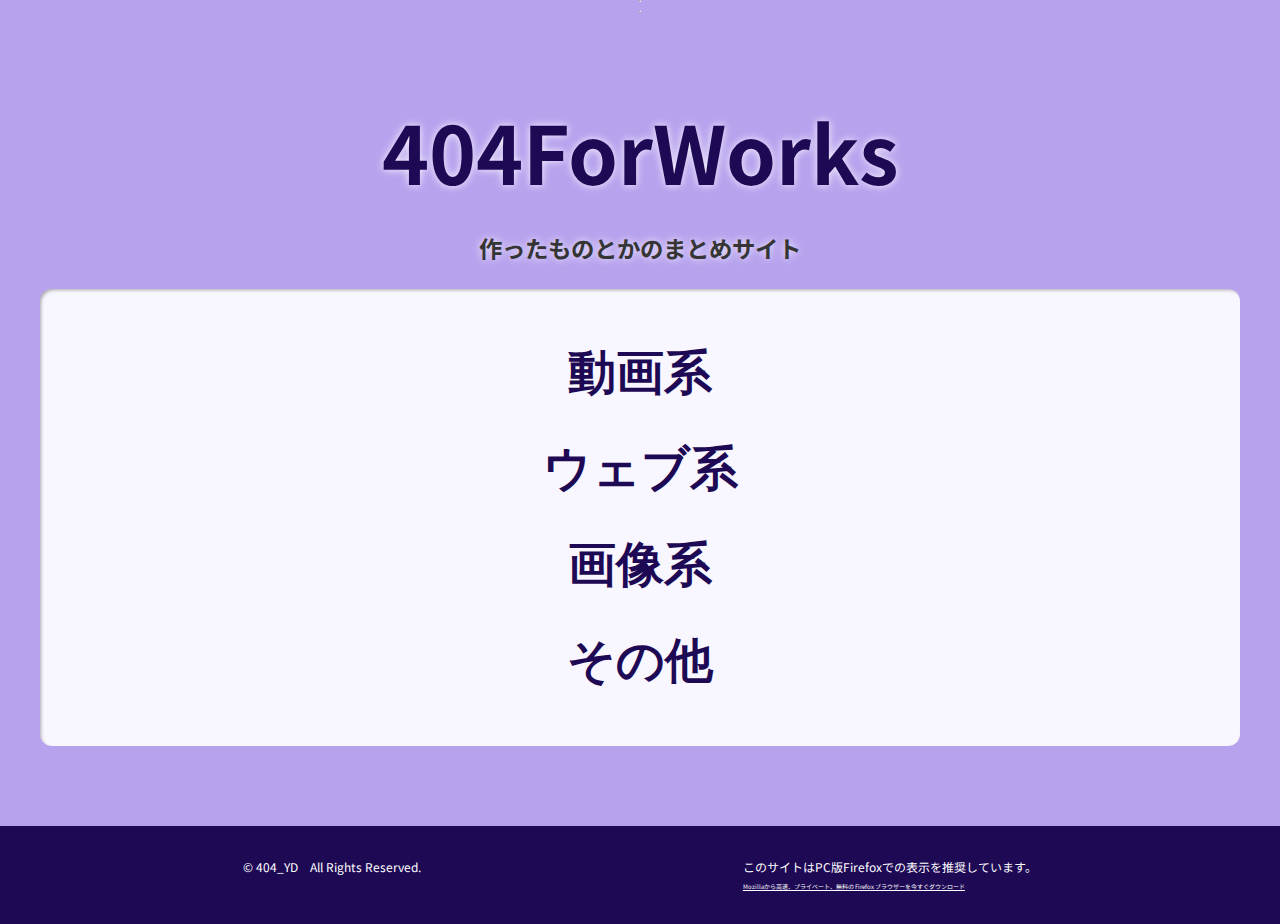
<file: index.html>
<!DOCTYPE html>
<html lang="ja">

<head>
    <meta charset="UTF-8">
    <link rel="preconnect" href="https://fonts.googleapis.com">
    <link rel="preconnect" href="https://fonts.gstatic.com" crossorigin>
    <link href="https://fonts.googleapis.com/css2?family=Noto+Sans+JP:wght@600&display=swap" rel="stylesheet">
    <meta name="viewport" content="width=device-width, initial-scale=1.0">
    <link rel="stylesheet" href="styles.css">
    <link rel="icon" href="items/title.ico" type="image/x-icon">
    <title>404ForWorks</title>
</head>

<body>
    <div id="loading-container">
        <div class="imgiPhone"><img src="items/icon.avif" alt="Logo" class="icon"></div>
    </div>

    <!-- <div id="site-content" style="display: none;">
        <div class="background-video">
            <video src="items/background.mp4" autoplay loop muted></video>
        </div> -->
    <header>
        <!-- <div id="menu-container"></div>
            <script>
                // テンプレートを読み込み、#menu-containerに追加する
                fetch('html/menu-template.html')
                    .then(response => response.text())
                    .then(data => {
                        document.getElementById('menu-container').innerHTML = data;
                    });
            </script> -->
    </header>
    <div class="content">
        <hr>
        <hr>
        <div class="textBox">
            <div class="title">
                <h1>404ForWorks</h1>
                <h3>作ったものとかのまとめサイト</h3>
            </div>
            <div class="main-text">
                <h1><a href="videos.html">動画系</a></h1>
                <h1><a href="web.html">ウェブ系</a></h1>
                <h1><a href="images.html">画像系</a></h1>
                <h1><a href="about.html">その他</a></h1>
            </div>
        </div>
    </div>
    <div id="footer-container"></div>
    </div>
</body>
<script src="script.js"></script>

</html>
</file>
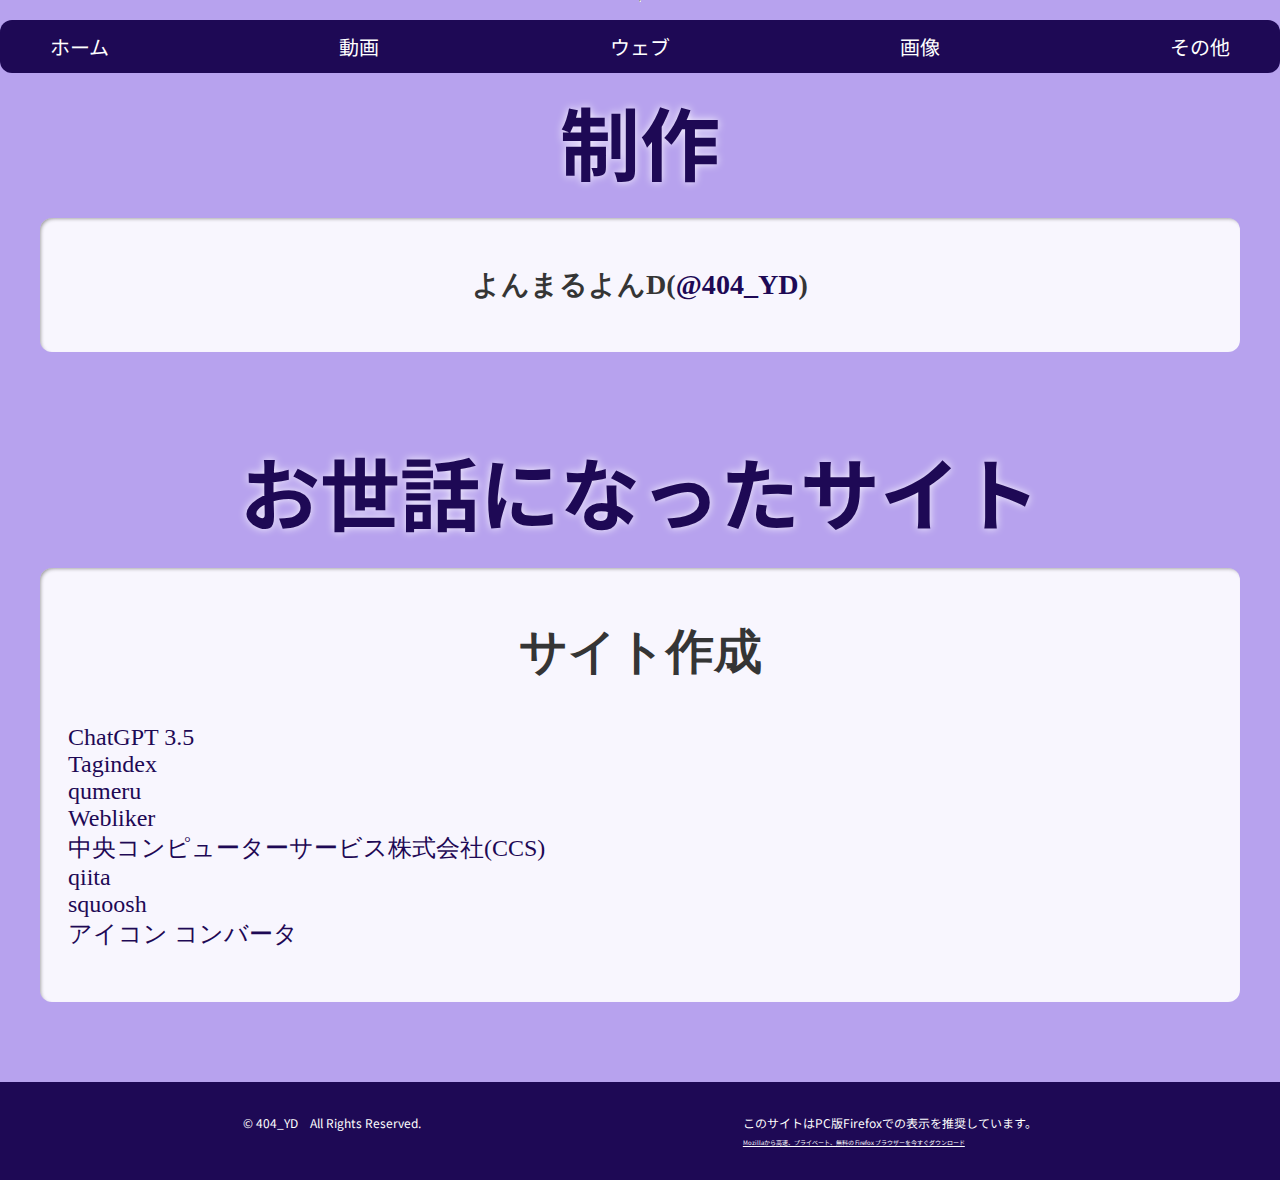
<file: about.html>
<!DOCTYPE html>
<html lang="ja">

<head>
    <meta charset="UTF-8">
    <link rel="preconnect" href="https://fonts.googleapis.com">
    <link rel="preconnect" href="https://fonts.gstatic.com" crossorigin>
    <link href="https://fonts.googleapis.com/css2?family=Noto+Sans+JP:wght@600&display=swap" rel="stylesheet">
    <link href="https://fonts.googleapis.com/css2?family=Hachi+Maru+Pop&display=swap" rel="stylesheet">
    <meta name="viewport" content="width=device-width, initial-scale=1.0">
    <link rel="stylesheet" href="styles.css">
    <link rel="icon" href="items/title.ico" type="image/x-icon">
    <title>404ForWorks｜その他</title>
</head>

<body>
    <!-- <div class="background-video">
        <video src="items/background.webm" autoplay loop muted></video>
    </div> -->
    <header><!-- テンプレートを読み込む -->
        <div id="menu-container"></div>
        <script>
            // テンプレートを読み込み、#menu-containerに追加する
            fetch('html/menu-template.html')
                .then(response => response.text())
                .then(data => {
                    document.getElementById('menu-container').innerHTML = data;
                });
        </script>
    </header>
    <border>
        <div class="content">
            <hr>
            <div class="textBox">
                <div class="title">
                    <h1>制作</h1>
                </div>
                <div class="main-text">
                    <h3>よんまるよんD(<a href="https://x.com/404_YD" target="_blank">@404_YD</a>)</h3>
                </div>
            </div>
            <div class="textBox">
                <div class="title">
                    <h1>お世話になったサイト</h1>
                </div>
                <div class="main-text">
                    <h1>サイト作成</h1>
                    <p><a href="https://chat.openai.com/" target="_blank">ChatGPT 3.5</a><br>
                        <a href="https://www.tagindex.com/" target="_blank">Tagindex</a><br>
                        <a href="https://qumeru.com" target="_blank">qumeru</a><br>
                        <a href="https://webliker.info/" target="_blank">Webliker</a><br>
                        <a href="https://www.ccs1981.jp" target="_blank">中央コンピューターサービス株式会社(CCS)</a><br>
                        <a href="https://qiita.com/">qiita</a><br>
                        <a href="https://squoosh.app" target="_blank">squoosh</a><br>
                        <a href="https://service.tree-web.net/icon_converter/" target="_blank">アイコン コンバータ</a>
                    </p>
                </div>
            </div>
        </div>
        <div id="footer-container"></div>
</body>
<script src="script.js"></script>

</html>
</file>
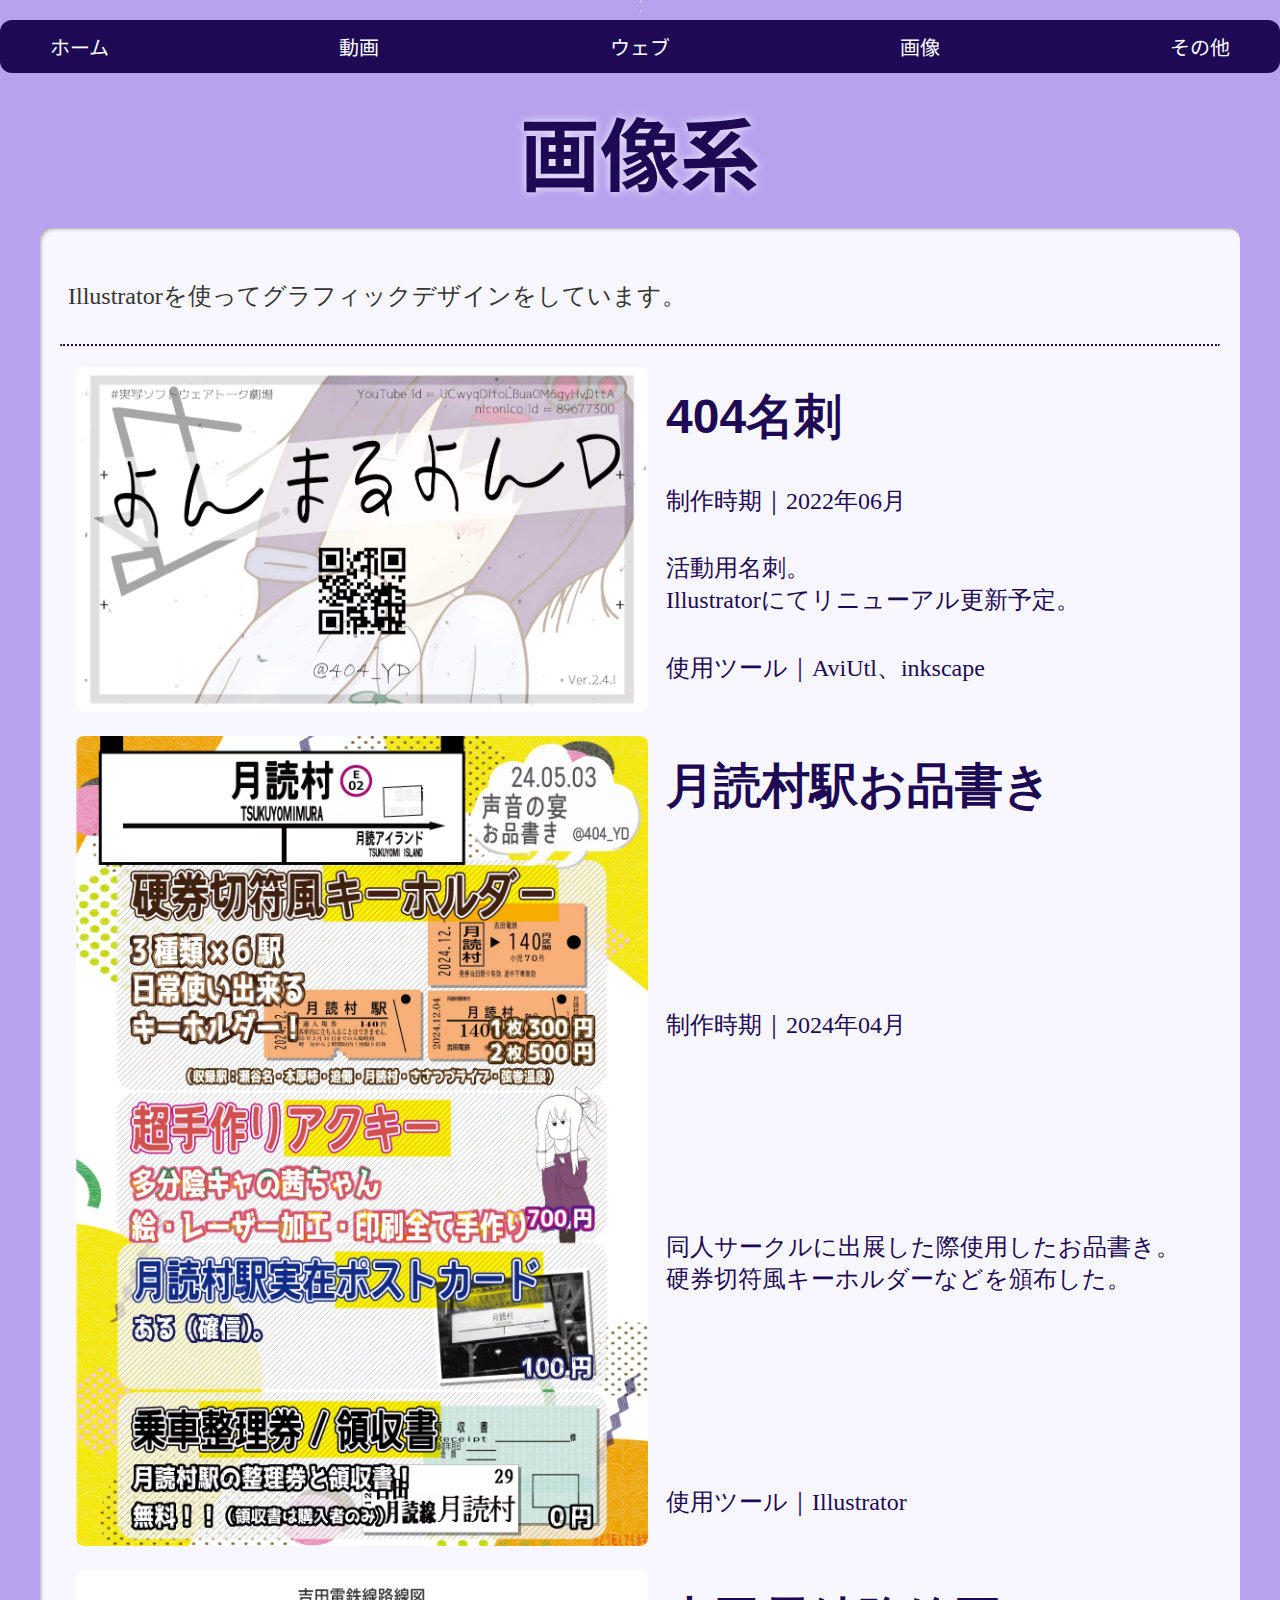
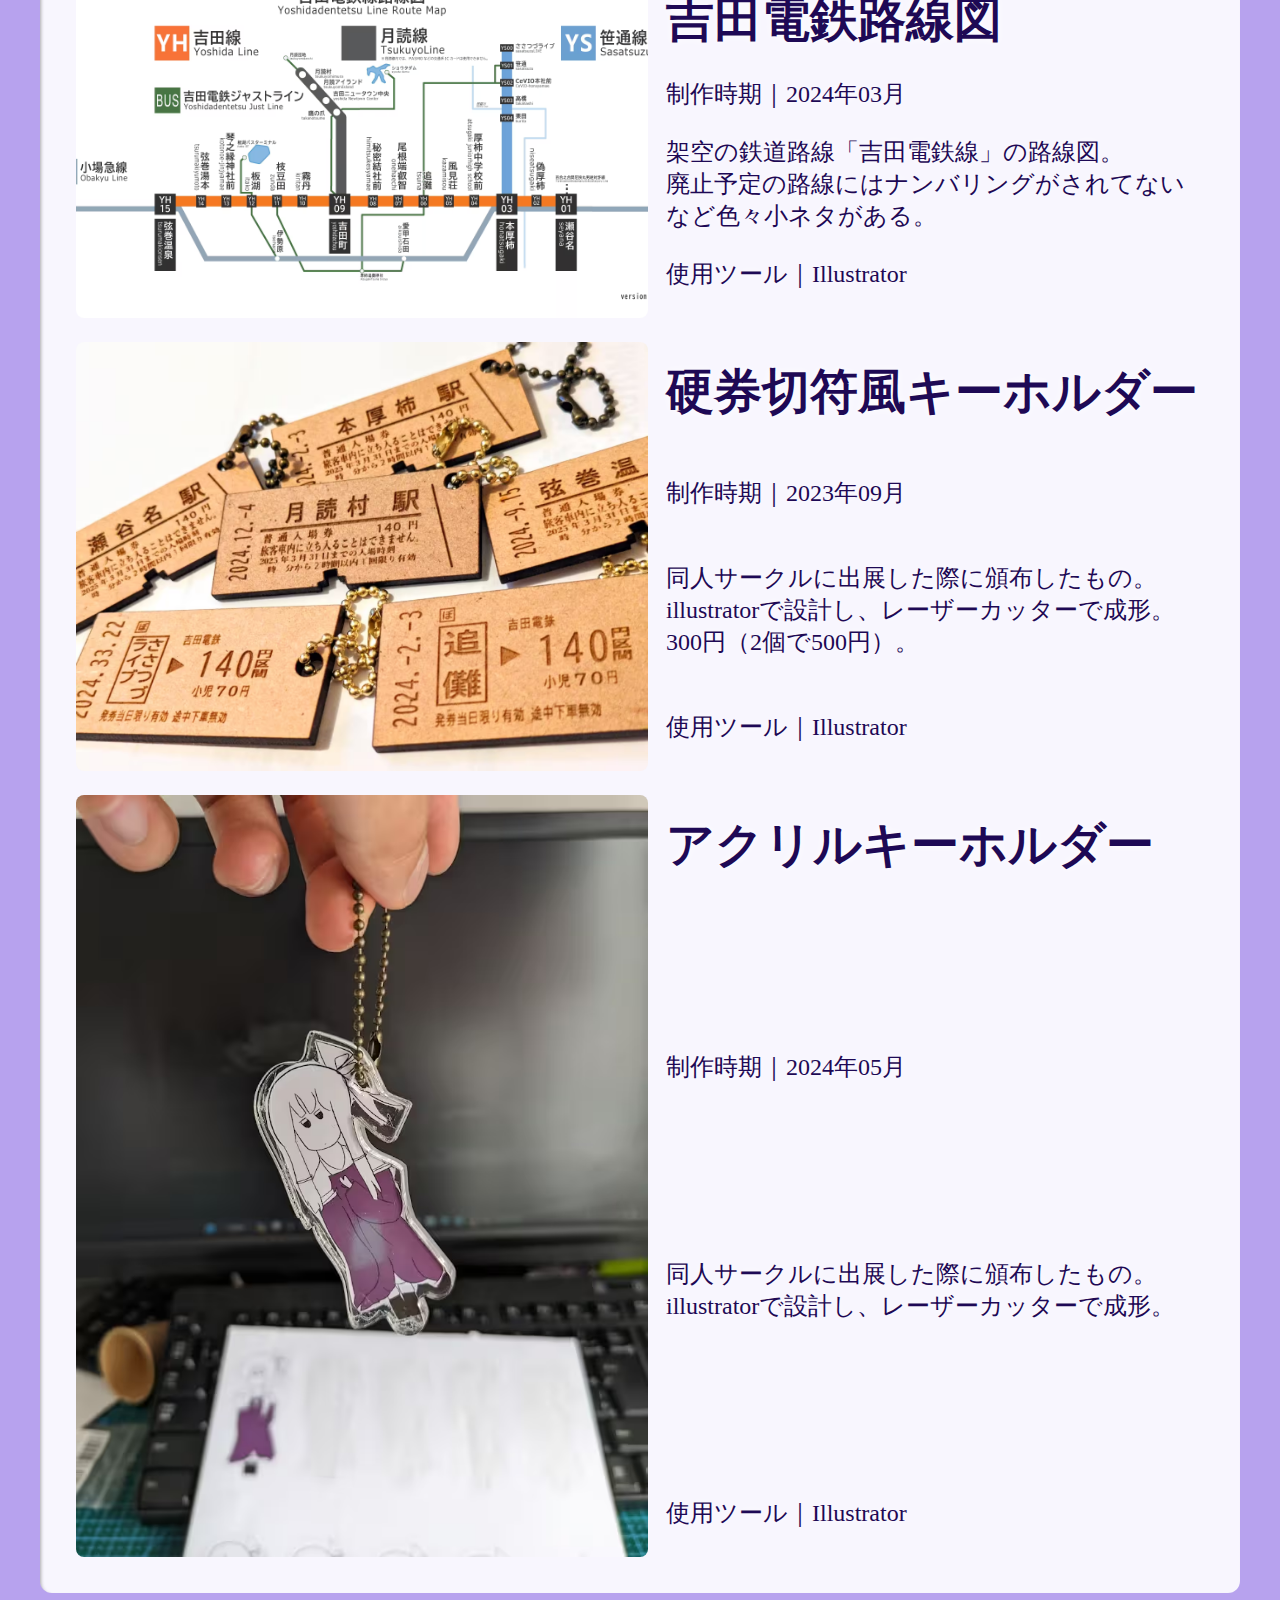
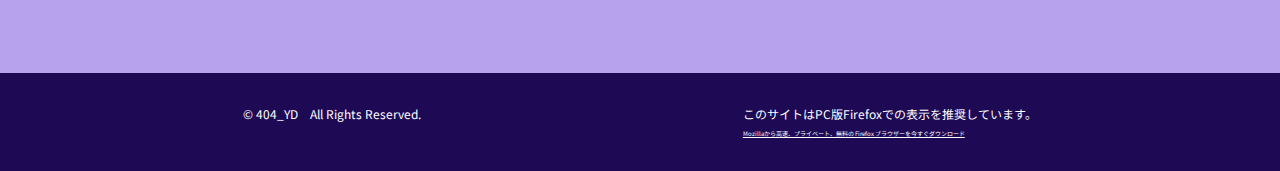
<file: images.html>
<!DOCTYPE html>
<html lang="ja">

<head>
    <meta charset="UTF-8">
    <link rel="preconnect" href="https://fonts.googleapis.com">
    <link rel="preconnect" href="https://fonts.gstatic.com" crossorigin>
    <link href="https://fonts.googleapis.com/css2?family=Noto+Sans+JP:wght@600&display=swap" rel="stylesheet">
    <link href="https://fonts.googleapis.com/css2?family=Hachi+Maru+Pop&display=swap" rel="stylesheet">
    <meta name="viewport" content="width=device-width, initial-scale=1.0">
    <link rel="stylesheet" href="styles.css">
    <link rel="icon" href="items/title.ico" type="image/x-icon">
    <title>404ForWorks｜画像系</title>
</head>

<body>
    <!-- <div class="background-video">
        <video src="items/background.webm" autoplay loop muted></video>
    </div> -->
    <header><!-- テンプレートを読み込む -->
        <div id="menu-container"></div>
        <script>
            // テンプレートを読み込み、#menu-containerに追加する
            fetch('html/menu-template.html')
                .then(response => response.text())
                .then(data => {
                    document.getElementById('menu-container').innerHTML = data;
                });
        </script>
    </header>
    <hr>
    <div class="content">
        <hr>
        <div class="textBox">
            <div class="title">
                <h1>画像系</h1>
                <div class="main-text">
                    <p>Illustratorを使ってグラフィックデザインをしています。</p>
                    <hr>
                    <a href="items/meishi2024_02.png" target="_blank">
                        <div class="container">
                            <img src="items/I_404Meishi.avif" alt="名刺おもて" class="slide active">
                            <img src="items/I_404MeishiU.avif" alt="名刺うら" class="slide">
                            <div class="text-content">
                                <p class="titleText">404名刺</p>
                                <p class="timeText">制作時期｜2022年06月</p>
                                <p class="bodyText">活動用名刺。<br>
                                    Illustratorにてリニューアル更新予定。</p>
                                <p class="useText">使用ツール｜AviUtl、inkscape</p>
                            </div>
                        </div>
                    </a>
                    <a href="items/tsukuyomimura-oshinagaki.png" target="_blank">
                        <div class="container">
                            <img src="items/I_Oshinagaki2024.avif" alt="お品書き">
                            <div class="text-content">
                                <p class="titleText">月読村駅お品書き</p>
                                <p class="timeText">制作時期｜2024年04月</p>
                                <p class="bodyText">同人サークルに出展した際使用したお品書き。<br>
                                    硬券切符風キーホルダーなどを頒布した。</p>
                                <p class="useText">使用ツール｜Illustrator</p>
                            </div>
                        </div>
                    </a>
                    <a href="items/yoshidadentetsu.png" target="_blank">
                        <div class="container">
                            <img src="items/I_YoshidaDentetsu.avif" alt="吉田電鉄路線図">
                            <div class="text-content">
                                <p class="titleText">吉田電鉄路線図</p>
                                <p class="timeText">制作時期｜2024年03月</p>
                                <p class="bodyText">架空の鉄道路線「吉田電鉄線」の路線図。<br>
                                    廃止予定の路線にはナンバリングがされてないなど色々小ネタがある。
                                </p>
                                <p class="useText">使用ツール｜Illustrator</p>
                            </div>
                        </div>
                    </a>
                    <a href="items/I_Kouken.avif" target="_blank">
                        <div class="container">
                            <img src="items/I_Kouken.avif" alt="硬券風切符キーホルダー">
                            <div class="text-content">
                                <p class="titleText">硬券切符風キーホルダー</p>
                                <p class="timeText">制作時期｜2023年09月</p>
                                <p class="bodyText">同人サークルに出展した際に頒布したもの。<br>
                                    illustratorで設計し、レーザーカッターで成形。<br>
                                    300円（2個で500円）。</p>
                                <p class="useText">使用ツール｜Illustrator</p>
                            </div>
                        </div>
                    </a>
                    <a href="items/I_AcrylicAkane.avif" target="_blank">
                        <div class="container">
                            <img src="items/I_AcrylicAkane.avif" alt="アクリルキーホルダー">
                            <div class="text-content">
                                <p class="titleText">アクリルキーホルダー</p>
                                <p class="timeText">制作時期｜2024年05月</p>
                                <p class="bodyText">同人サークルに出展した際に頒布したもの。<br>
                                    illustratorで設計し、レーザーカッターで成形。</p>
                                <p class="useText">使用ツール｜Illustrator</p>
                            </div>
                        </div>
                    </a>
                </div>
            </div>
        </div>
    </div>
    <div id="footer-container"></div>
</body>
<script src="script.js"></script>

</html>
</file>
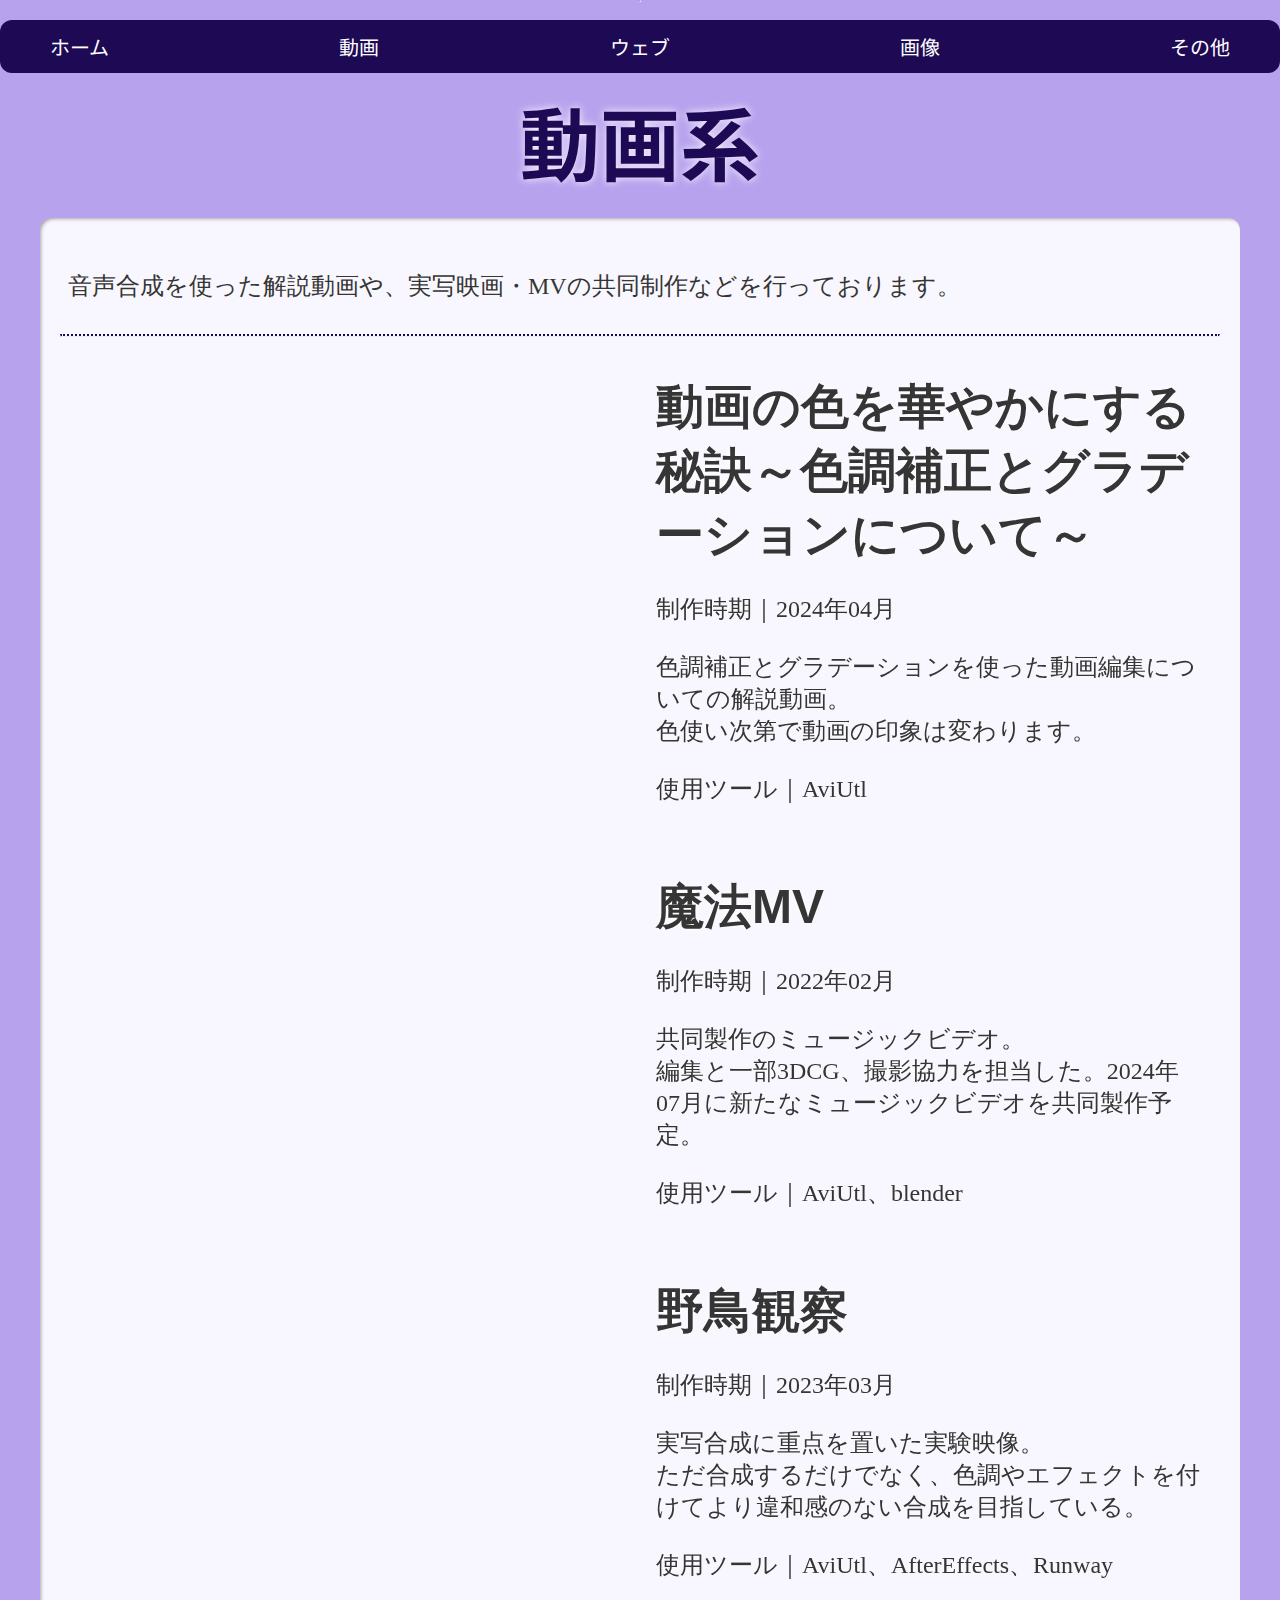
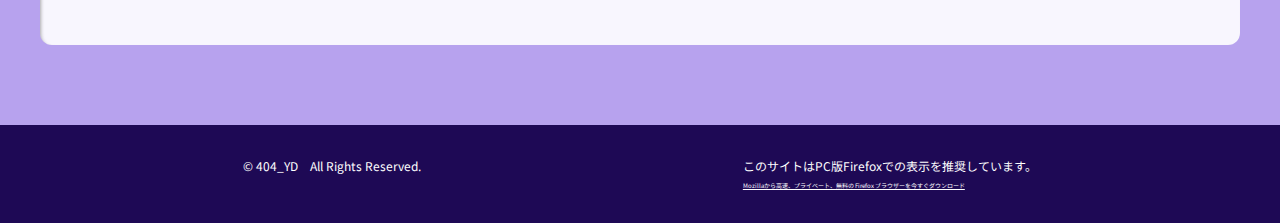
<file: videos.html>
<!DOCTYPE html>
<html lang="ja">

<head>
    <meta charset="UTF-8">
    <link rel="preconnect" href="https://fonts.googleapis.com">
    <link rel="preconnect" href="https://fonts.gstatic.com" crossorigin>
    <link href="https://fonts.googleapis.com/css2?family=Noto+Sans+JP:wght@600&display=swap" rel="stylesheet">
    <link href="https://fonts.googleapis.com/css2?family=Hachi+Maru+Pop&display=swap" rel="stylesheet">
    <meta name="viewport" content="width=device-width, initial-scale=1.0">
    <link rel="stylesheet" href="styles.css">
    <link rel="icon" href="items/title.ico" type="image/x-icon">
    <title>404ForWorks｜動画系</title>
</head>

<body>
    <!-- <div class="background-video">
        <video src="items/background.webm" autoplay loop muted></video>
    </div> -->
    <header><!-- テンプレートを読み込む -->
        <div id="menu-container"></div>
        <script>
            // テンプレートを読み込み、#menu-containerに追加する
            fetch('html/menu-template.html')
                .then(response => response.text())
                .then(data => {
                    document.getElementById('menu-container').innerHTML = data;
                });
        </script>
    </header>
    <div class="content">
        <hr>
        <div class="textBox">
            <div class="title">
                <h1>動画系</h1>
                <div class="main-text">
                    <p>音声合成を使った解説動画や、実写映画・MVの共同制作などを行っております。</p>
                    <hr>
                    <div class="container">
                        <iframe src="https://www.youtube.com/embed/oi5wHdUmXJ4?si=MbxnX4Hylkku200w" title="YouTube video player" frameborder="0" allow="accelerometer; autoplay; clipboard-write; encrypted-media; gyroscope; picture-in-picture; web-share" referrerpolicy="strict-origin-when-cross-origin" allowfullscreen></iframe>
                        <div class="text-content">
                            <p class="titleText">動画の色を華やかにする秘訣～色調補正とグラデーションについて～</p>
                            <p class="timeText">制作時期｜2024年04月</p>
                            <p class="bodyText">色調補正とグラデーションを使った動画編集についての解説動画。<br>
                            色使い次第で動画の印象は変わります。
                            </p>
                            <p class="useText">使用ツール｜AviUtl</p>
                        </div>
                    </div>
                    <div class="container">
                        <iframe src="https://www.youtube.com/embed/Tq8UwIODUuk?si=anq3ywPUeNpAGYQo" title="YouTube video player" frameborder="0" allow="accelerometer; autoplay; clipboard-write; encrypted-media; gyroscope; picture-in-picture; web-share" referrerpolicy="strict-origin-when-cross-origin" allowfullscreen></iframe>
                        <div class="text-content">
                            <p class="titleText">魔法MV</p>
                            <p class="timeText">制作時期｜2022年02月</p>
                            <p class="bodyText">共同製作のミュージックビデオ。<br>
                            編集と一部3DCG、撮影協力を担当した。2024年07月に新たなミュージックビデオを共同製作予定。</p>
                            <p class="useText">使用ツール｜AviUtl、blender</p>
                        </div>
                    </div>
                    <div class="container">
                        <iframe src="https://www.youtube.com/embed/qouNOx5on-8?si=j0OS0TVypecxsGly" title="YouTube video player" frameborder="0" allow="accelerometer; autoplay; clipboard-write; encrypted-media; gyroscope; picture-in-picture; web-share" referrerpolicy="strict-origin-when-cross-origin" allowfullscreen></iframe>
                        <div class="text-content">
                            <p class="titleText">野鳥観察</p>
                            <p class="timeText">制作時期｜2023年03月</p>
                            <p class="bodyText">実写合成に重点を置いた実験映像。<br>
                                ただ合成するだけでなく、色調やエフェクトを付けてより違和感のない合成を目指している。</p>
                            <p class="useText">使用ツール｜AviUtl、AfterEffects、Runway</p>
                        </div>
                    </div>
                </div>
            </div>
        </div>
    </div>
    <div id="footer-container"></div>
</body>
<script src="script.js"></script>

</html>
</file>
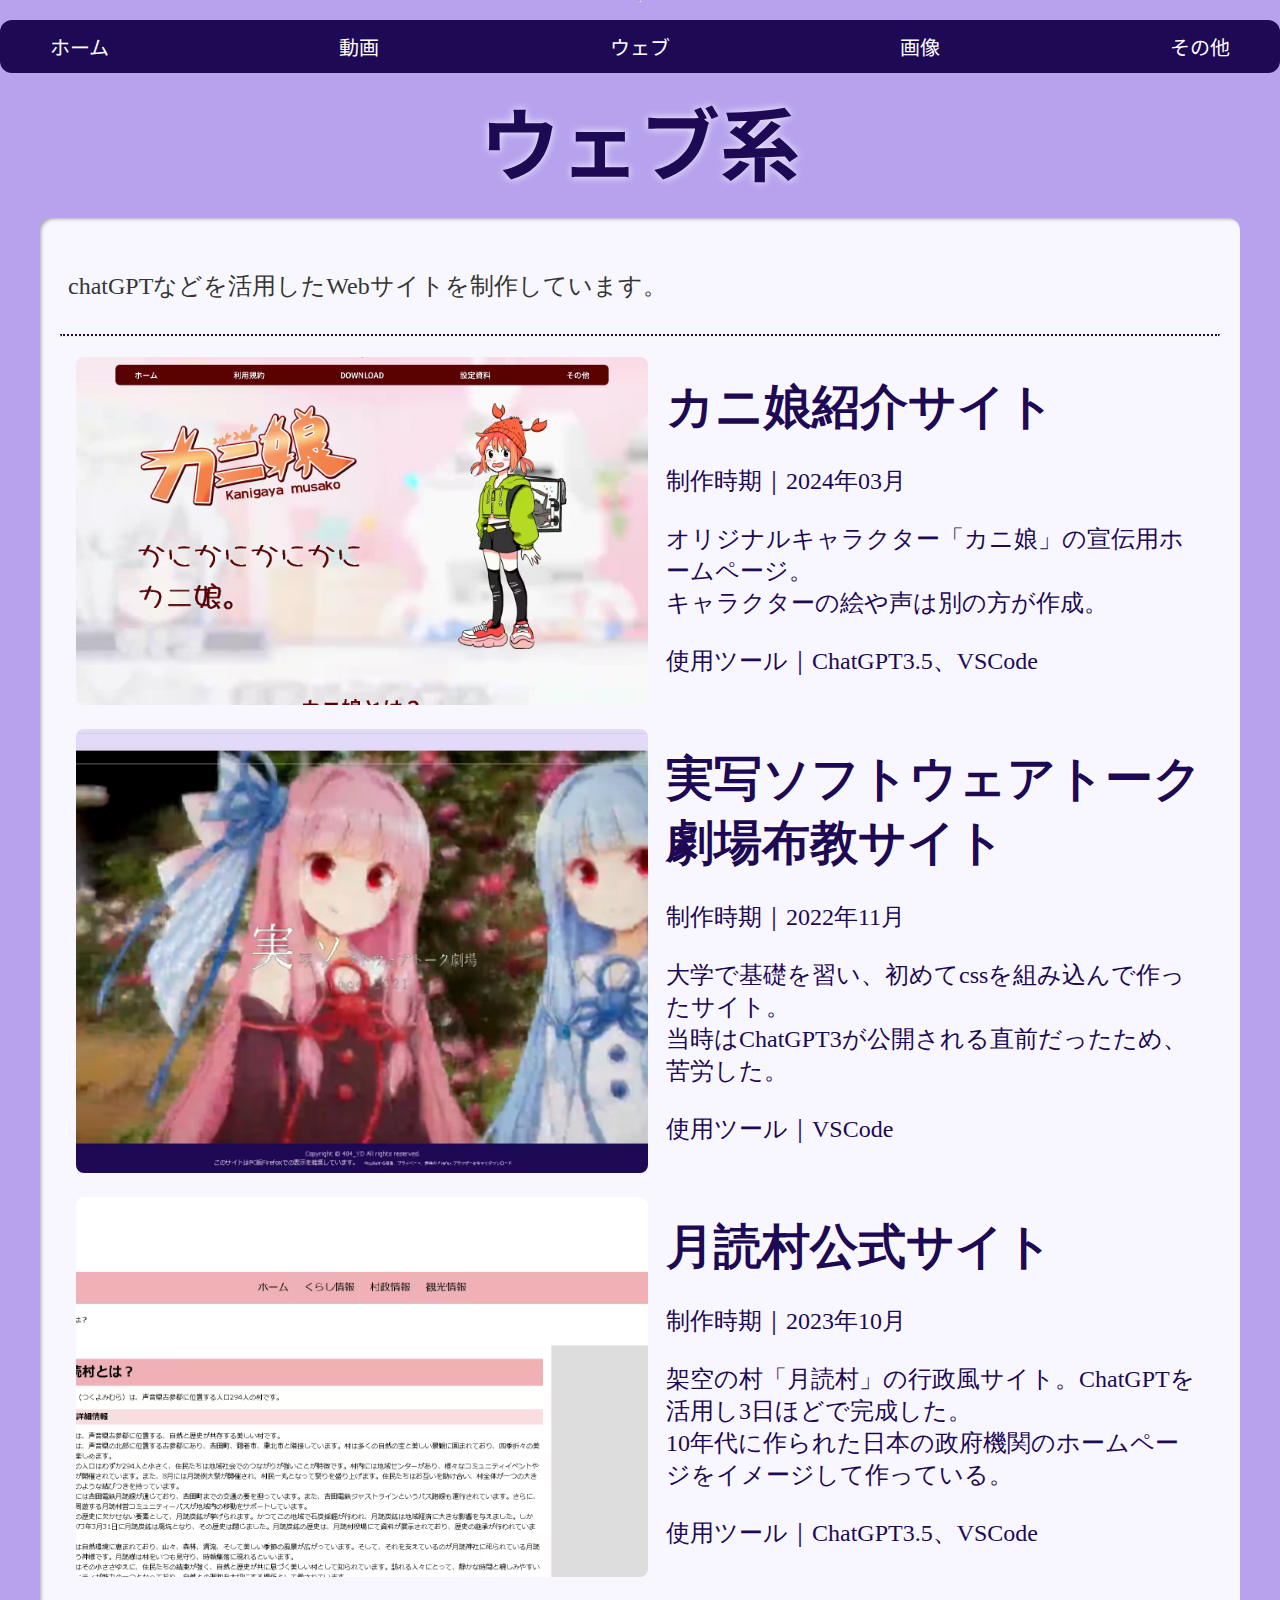
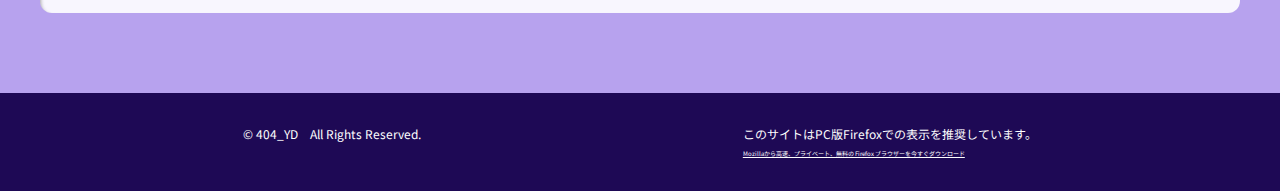
<file: web.html>
<!DOCTYPE html>
<html lang="ja">

<head>
    <meta charset="UTF-8">
    <link rel="preconnect" href="https://fonts.googleapis.com">
    <link rel="preconnect" href="https://fonts.gstatic.com" crossorigin>
    <link href="https://fonts.googleapis.com/css2?family=Noto+Sans+JP:wght@600&display=swap" rel="stylesheet">
    <link href="https://fonts.googleapis.com/css2?family=Hachi+Maru+Pop&display=swap" rel="stylesheet">
    <meta name="viewport" content="width=device-width, initial-scale=1.0">
    <link rel="stylesheet" href="styles.css">
    <link rel="icon" href="items/title.ico" type="image/x-icon">
    <title>404ForWorks｜ウェブ系</title>
</head>

<body>
    <!-- <div class="background-video">
        <video src="items/background.webm" autoplay loop muted></video>
    </div> -->
    <header><!-- テンプレートを読み込む -->
        <div id="menu-container"></div>
        <script>
            // テンプレートを読み込み、#menu-containerに追加する
            fetch('html/menu-template.html')
                .then(response => response.text())
                .then(data => {
                    document.getElementById('menu-container').innerHTML = data;
                });
        </script>
    </header>
    <div class="content">
        <hr>
        <div class="textBox">
            <div class="title">
                <h1>ウェブ系</h1>
                <div class="main-text">
                    <p>chatGPTなどを活用したWebサイトを制作しています。</p>
                    <hr>
                    <a href ="https://x.gd/404kani" target="_blank">
                    <div class="container">
                        <img src="items/W_kanimusume.avif" alt="Description Image 1">
                        <div class="text-content">
                            <p class="titleText">カニ娘紹介サイト</p>
                            <p class="timeText">制作時期｜2024年03月</p>
                            <p class="bodyText">オリジナルキャラクター「カニ娘」の宣伝用ホームページ。<br>
                                キャラクターの絵や声は別の方が作成。</p>
                            <p class="useText">使用ツール｜ChatGPT3.5、VSCode</p>
                        </div>
                    </div>
                    </a>
                    <a href ="http://404yd.ninja-web.net/" target="_blank">
                    <div class="container">
                        <img src="items/W_zhisyaSoft.avif" alt="Description Image 2">
                        <div class="text-content">
                            <p class="titleText">実写ソフトウェアトーク劇場布教サイト</p>
                            <p class="timeText">制作時期｜2022年11月</p>
                            <p class="bodyText">大学で基礎を習い、初めてcssを組み込んで作ったサイト。<br>
                                当時はChatGPT3が公開される直前だったため、苦労した。</p>
                            <p class="useText">使用ツール｜VSCode</p>
                        </div>
                    </div>
                    </a>
                    <a href ="https://yd404.github.io/tsukuyomi" target="_blank">
                    <div class="container">
                        <img src="items/W_tsukuyomimura.avif" alt="Description Image 2">
                        <div class="text-content">
                            <p class="titleText">月読村公式サイト</p>
                            <p class="timeText">制作時期｜2023年10月</p>
                            <p class="bodyText">架空の村「月読村」の行政風サイト。ChatGPTを活用し3日ほどで完成した。<br>
                                10年代に作られた日本の政府機関のホームページをイメージして作っている。</p>
                            <p class="useText">使用ツール｜ChatGPT3.5、VSCode</p>
                        </div>
                    </div>
                    </a>
                </div>
            </div>
        </div>
    </div>
    <div id="footer-container"></div>
</body>
<script src="script.js"></script>

</html>
</file>
<file: styles.css>
/*
(/ω＼)見ないで～～
*/

body {
    margin: 0;
    background-color: #b7a2ee;
    overflow: auto;
    /* ページをスクロール可能にする */
    font-family: 'Noto Sans JP', sans-serif !important;
}

.background-video {
    position: fixed;
    top: 0;
    left: 0;
    width: 100%;
    height: 100%;
    pointer-events: none;
    /* ビデオの上でイベントが発生しないように */
    z-index: -1;
    /* メニューなどよりも背面に配置 */
}

.background-video video {
    min-width: 100%;
    min-height: 100%;
    object-fit: cover;
}

/* メニューのスタイル */
.menu {
    background-color: #1e0955;
    /* メニューの背景色 */
    margin: 20px auto 0;
    /* 上に20pxの空白を追加 */
    color: #fff;
    /* 文字色 */
    max-width: 90%;
    z-index: 1000;
    /* メニューを最前面に表示 */
    display: flex;
    justify-content: space-between;
    /* 要素を左右に配置 */
    padding: 12px 40px;
    /* 左右に40pxの空白を追加 */
    border-radius: 12px;
    /* 縁を丸くする */
    position: fixed;
    left: 50%;
    transform: translateX(-50%);
    width: 100%;
    /* text-align: center;メニューの中央寄せ */
    /* align-items: center;要素を中央に配置 */
}

.menu a {
    text-decoration: none;
    /* リンクの下線をなくす */
    margin: 0 10px;
    /* 各リンクの間の余白 */
    color: #fff;
    /* リンクの色 */
    font-size: 125%;
    /* リンクのフォントサイズ */
    position: relative;
    /* 相対位置指定 */
}

.menu a:hover {
    color: #b7a2ee;
    /* ホバー時のリンクの色 */
}

.menu a::after {
    content: "";
    /* 擬似要素を生成 */
    position: absolute;
    bottom: -2px;
    /* 下に2pxの余白 */
    left: 0;
    width: 100%;
    height: 2px;
    /* 下線の高さ */
    background-color: #b7a2ee;
    /* 下線の色 */
    transform: scaleX(0);
    /* 初期状態は非表示 */
    transition: transform 0.3s ease;
    /* アニメーションの設定 */
    /* display: block; */
    /* transform-origin: bottom right; */
}

.menu a:hover::after {
    transform: scaleX(1);
    /* ホバー時に表示 */
    transform-origin: bottom left;
}

/* レスポンシブスタイル */
@media only screen and (max-width: 800px) {
    .menu {
        position: fixed;
        max-width: 100%;
        margin: -0px auto 0;
        /* 上に-0pxの空白を追加 */
        padding: 8px 8px;
        /* 左右に8pxの空白を追加 */
        border-radius: 0px;
        /* 縁を丸くしない */
    }

    @media only screen and (max-width: 500px) {
        .menu a {
            font-size: 75%;
            /* スマートフォンなどの場合、フォントサイズを75%に設定 */
        }
    }

    .hamburger-menu {
        display: flex;
        flex-direction: column;
        cursor: pointer;
    }

    .hamburger-menu .bar {
        width: 25px;
        height: 3px;
        background-color: rgba(255, 255, 255, 0.9);
        margin: 3px 0;
        transition: 0.4s;
    }

    .menu a::after {
        display: none;
        /* スマートフォンなどの場合、下線を非表示にする */
    }
}

/* 1200pxを超える場合のスタイル */
@media only screen and (min-width: 1200px) {
    .menu {
        max-width: 1200px;
    }
}

/* メインビジュアル */
/*読み込み中*/
#loading-container img {
    border-radius: 16px;
    width:25%;
}
#loading-container {
    text-align: center;
}

/*読み込み後*/
.main-visual-container {
    display: flex;
    justify-content: space-between;
    align-items: flex-start;
}

.main-visual-left {
    margin: 80px auto 0;
    /* 上に20pxの空白を追加 */
    width: 100%;
    box-sizing: border-box;
    /* 要素のパディングやボーダーを含めたサイズを40%にする */
    padding: 16px;
    /* 左右に空白を追加 */
    align-items: flex-start;
    text-align: left;
}

.main-visual-right {
    margin: 80px auto 0;
    /* 上に20pxの空白を追加 */
    width: 50%;
    padding: 0px 0px;
    /* 左右に空白を追加 */
    box-sizing: border-box;
    /* 要素のパディングやボーダーを含めたサイズを40%にする */
    overflow: hidden;
    align-items: flex-start;
}
.slide {
    display: none;
    height: 100%;
}

.active {
    display: block;
}

.main-visual-left img {
    max-width: 75%;
    /* 画像が親要素内に収まるようにする */
    width: auto;
    /* アスペクト比を保つために追加 */
}

.main-visual-right img {
    max-width: 125%;
    /* 画像が親要素内に収まるようにする */
    width: auto;
    /* アスペクト比を保つために追加 */
}

h2 {
    font-family: Arial, Helvetica, sans-serif;
    font-size: 450%;
    color: #1e0955;
    text-shadow: 0 0 8px rgba(255, 255, 255, 0.9);
}

/* 800px以下の場合 */
@media only screen and (max-width: 800px) {
    .main-visual-container {
        display: block;
        /* ブロック要素に変更 */
    }

    .main-visual-left,
    .main-visual-right {
        width: 100%;
        /* 画面幅いっぱいに広げる */
        text-align: center;
        /* 中央寄せにする */
        margin-top: 20px;
        /* 上の余白を縮小 */
        display: block;
        /* ブロック要素に変更 */
    }

    .main-visual-left {
        order: -1;
        /* main-visual-leftを先頭に表示する */
    }

    .main-visual-right img {
        max-width: 100%;
        /* 画像が親要素内に収まるようにする */
        width: auto;
        /* アスペクト比を保つために追加 */
    }

    h2 {
        font-size: 250%
    }
}

/*本文など*/
.content {
    /* position: relative; */
    z-index: 1;
    text-align: center;
    color: #353535
        /* 文字の色を#1e0955に設定 */
}

.content a {
    color: #1e0955;
    /* 文字の色を#1e0955に設定 */
    text-decoration: none;
    /* リンクの下線をなくす */
}

/* .content a:hover {
    background-color: #b7a2ee;
    /* ホバー時のリンクの色 
    transition: background-color 0.3s ease;
    border-radius: 8px;
} */

@media only screen and (min-width: 1200px) {
    .content {
        top: 0;
        left: 50%;
        max-width: 1200px;
        transform: translateX(-50%);
        position: relative;
        /* text-align: center; */
    }
}

hr {
    margin-top: -0px;
    /* 上に0pxの余白を設定 */
    width: 0px;
}

.logo {
    position: absolute;
    left: 12px;
    top: 80px;
}

.logo img {
    max-width: 100%;
}

.textBox {
    font-size: 125%;
    margin: 40px auto 0;
    /* 上に40pxの空白を追加 */
}

.title {
    /* background-color: #b7a2ee; */
    /* padding: 8px; */
    border-radius: 8px;
    /* 縁を丸くする */
    text-shadow: 0 0 8px rgba(255, 255, 255, 0.9);
}

.title h1 {
    margin-bottom: 16px;
    font-size: 60pt;
    color: #1e0955;
    margin: 80px auto 20px;
    /* 上に80px、下に20pxの空白を追加 */

}

.main-text {
    background-color: rgba(255, 255, 255, 0.9);
    box-shadow: 2px 2px 4px -2px gray inset;
    /* 背景色を#F2F2F2に設定 */
    border-radius: 12px;
    /* 縁を丸くする */
    padding: 20px;
    font-size: 18pt;
    /* transition: transform 0.3s ease; */
    align-items: flex-start;
    font-family: 'Times New Roman', Times, serif;
}
.main-text hr{
    border-top: 2px dotted #1e0955;
    width: auto;
}

@media only screen and (max-width: 800px) {
    .title h1 {
        font-size: 32pt;
    }

    .main-text {
        font-size: 12pt;
    }
}

.main-text:hover {
    /* transform: scale(1.025); */
    /* 拡大 */
}

#rule {
    font-size: 75%;

}

#Q {
    color: #101010;
    font-size: 125%;
    margin-top: 80px;
}

#A {
    margin-top: -20px;
}

.main-text p {
    padding: 8px;
    text-align: left;
}

.main-text a {}

.main-text h1 a {
    padding: 0 10px;
    background-image: linear-gradient(to right, rgba(0, 0, 0, 0) 50%, #1e0955 50%);
    background-position: 0 0;
    background-size: 200% auto;
    transition: .3s ease;
    /* background-color: #b7a2ee; */
}

.main-text h1 a:hover {
    background-position: -100% 0;
    color: #fff;
}

.main-text img {
    max-width: 75%;
    border-radius: 8px;
}

.rule {
    margin: 20px auto 0;
}



.footer-container {
    margin: 80px auto 0;
    display: flex;
    justify-content: space-between;
    background-color: #1e0955;
    color: #fff;
    padding: 20px;
}

.left-content {
    margin-left: 18%;
}

.right-content {
    margin-right: 18%;
}

/* レスポンシブ対応 */
@media screen and (max-width: 800px) {
    .footer-container {
        flex-direction: column;
        /* 800px以下で縦に並ぶように変更 */
        align-items: center;
        /* 中央揃え */
    }

    .left-content {
        margin-left: 0%;
    }

    .right-content {
        margin-right: 0%;
        margin-bottom: 10px;
        /* 要素間のマージンを追加 */
    }
}

/*ローディングアニメーション*/
body {
    margin: 0;
    padding: 0;
}

#loading-container {
    position: fixed;
    top: 0;
    left: 0;
    width: 100%;
    height: 100%;
    display: flex;
    justify-content: center;
    align-items: center;
    background-color: #b7a2ee;
    /* 背景色は適宜変更してください */
    z-index: 9999;
    /* ローディングアニメーションを最前面に表示 */
}

.loading-animation {
    width: 50px;
    /* アニメーションの幅 */
    height: 50px;
    /* アニメーションの高さ */
    border: 5px solid #ccc;
    /* アニメーションのボーダー */
    border-radius: 50%;
    /* アニメーションの丸み */
    border-top-color: #1e0955;
    /* アニメーションの色 */
    animation: spin 1s linear infinite;
    /* スピンするアニメーション */
    position: relative;
    /* 相対位置付け */
    z-index: 1;
    /* ロゴ画像よりも前面に表示 */
}

.logo {
    position: absolute;
    /* 絶対位置付け */
    top: 50%;
    /* 上端を中央に配置 */
    left: 50%;
    /* 左端を中央に配置 */
    transform: translate(-50%, -50%);
    /* 中央揃え */
    z-index: 2;
    /* ロゴ画像を最前面に表示 */
}

@keyframes spin {
    to {
        transform: rotate(360deg);
    }
}

/*フッダー*/
#footer {
    font-size: 75%;
}

#footer a {
    color: #fff;
    font-size: 50%;
}

/*ブラウザ警告*/
#browser-warning {
    background-color: #fff;
    font-size: 150%;
    animation: gaming 500ms linear infinite;
}

@keyframes gaming {

    /* 色の指定 */
    0% {
        background-color: Magenta;
    }

    33% {
        background-color: yellow;
    }

    66% {
        background-color: Cyan;
    }

    100% {
        background-color: Magenta;
    }
}

/*iPhone様向け*/
.imgiPhone {
    display: flex;
    align-items: flex-start;
    justify-content: center;
    /* 要素を水平方向に中央に配置 */
    margin: 0 auto;
    /* 左右のマージンを自動で設定して中央に配置 */
}

.imgiPhone-left {
    display: flex;
    align-items: flex-start;
}

/*コンテナ要素*/
.container {
    /* max-width: 600px; */
    width: 100%;
    margin: 8px;
    display: flex;
    flex-direction: column;
    padding: 8px;
    box-sizing: border-box;
}

.container img,iframe {
    width: 50%;
    object-fit: cover;
}

.text-content {
    display: flex;
    flex-direction: column;
    justify-content: space-between;
    padding: 10px;
}

.text-content p {
    margin: 0 0 10px;
    text-align: left;
}

.text-content hr{
    border-top: 2px dashed #1e0955;
    width: 300px;
}

.titleText {
    font-size: 200%;
    font-family: Arial, Helvetica, sans-serif;
    font-weight:bold;
}

.useText {
    margin-top: auto;
}

@media (min-width: 800px) {

    .container {
        flex-direction: row;
        /* width: 45%; */
    }

    .container img,iframe {
        /* width: 100%; */
    }

    .text-content {
        width: 50%;
    }
}
</file>
